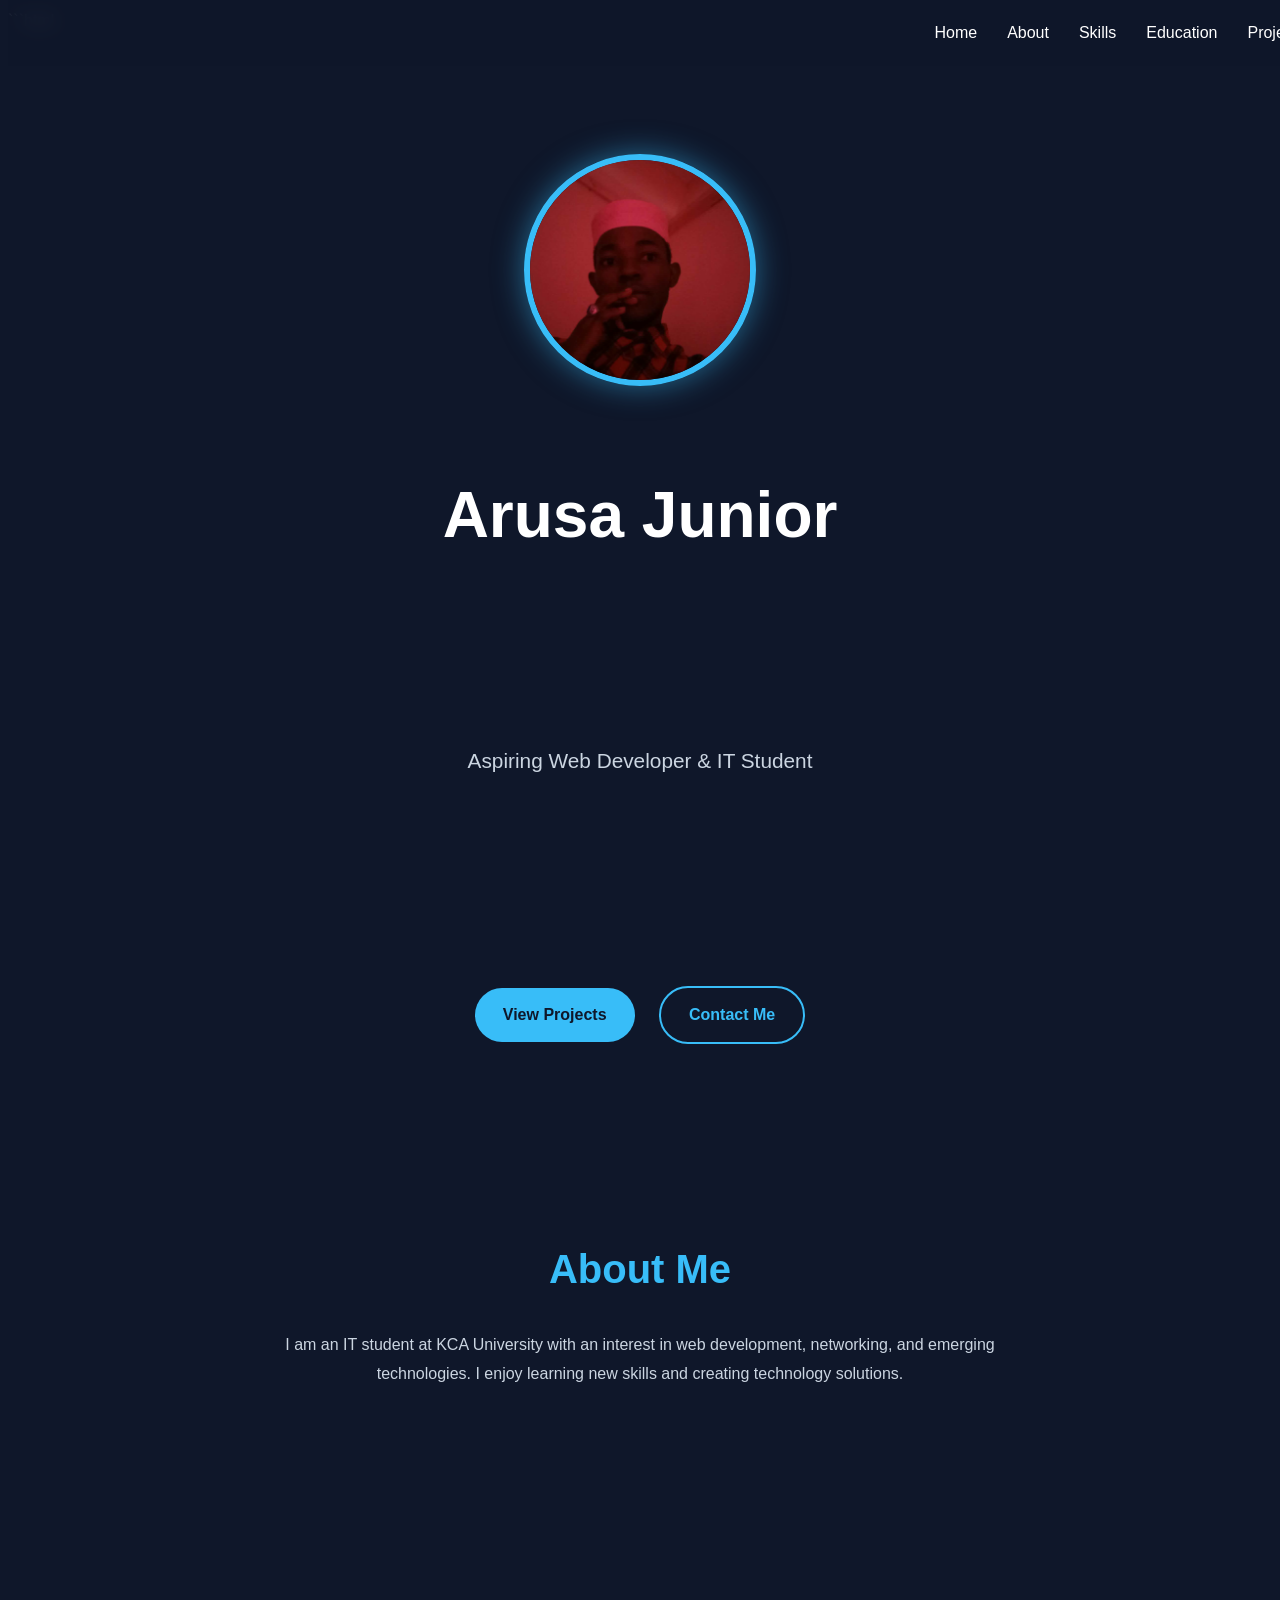
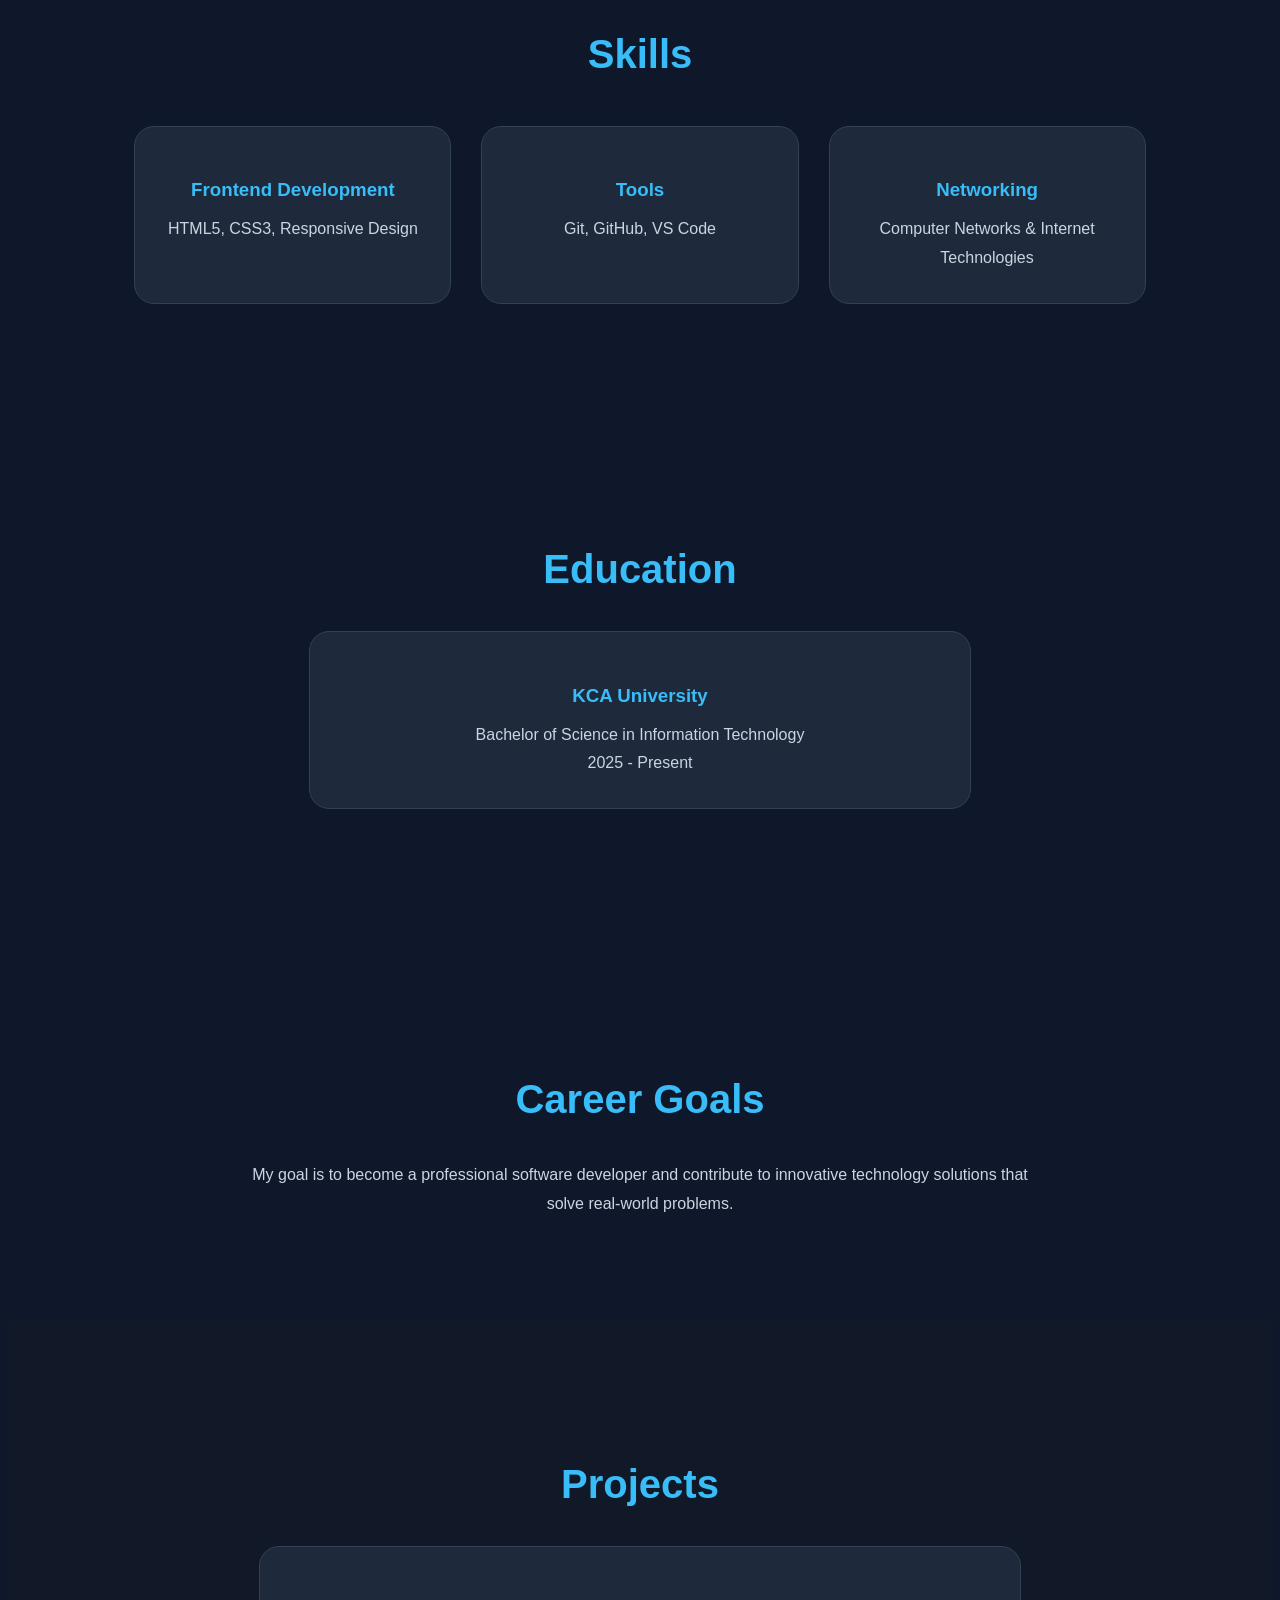
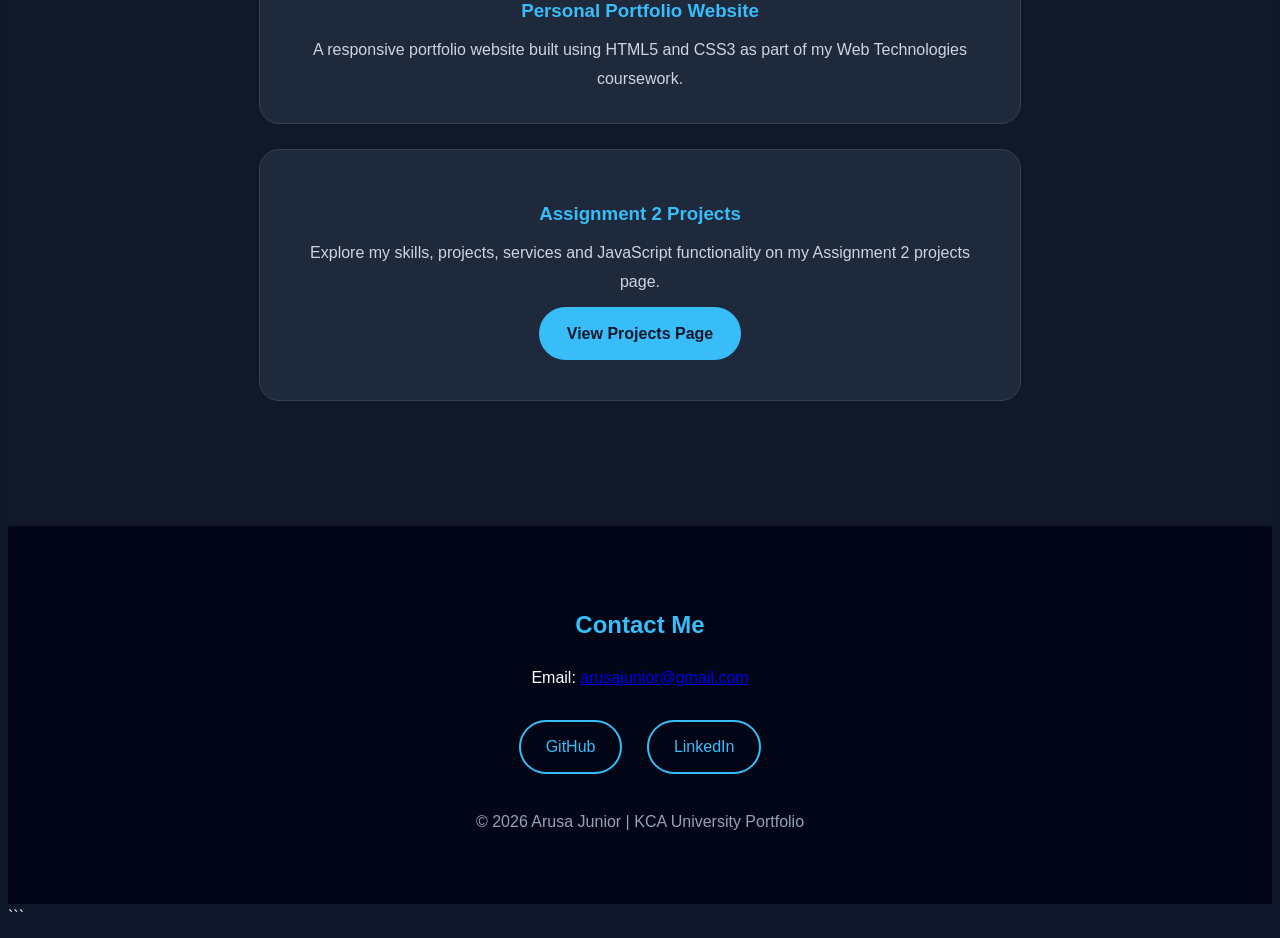
<file: index.html>
```html
<!DOCTYPE html>
<html lang="en">

<head>
    <meta charset="UTF-8">
    <meta name="viewport" content="width=device-width, initial-scale=1.0">

    <title>Arusa Junior Portfolio</title>

    <link rel="stylesheet" href="style.css">
</head>

<body>

<header>
    <ul>
        <li><a href="#home">Home</a></li>
        <li><a href="#about">About</a></li>
        <li><a href="#skills">Skills</a></li>
        <li><a href="#education">Education</a></li>

        <!-- UPDATED: Projects now opens projects.html -->
        <li><a href="projects.html">Projects</a></li>

        <li><a href="#contact">Contact</a></li>
    </ul>
</header>


<main>

    <!-- ================= HOME ================= -->

    <section id="home">

        <img src="profile.jpeg" alt="Arusa Junior" loading="lazy">

        <h1>Arusa Junior</h1>

        <p>
            Aspiring Web Developer & IT Student
        </p>

        <div class="hero-buttons">

            <!-- UPDATED: View Projects opens Assignment 2 page -->
            <a href="projects.html" class="btn">
                View Projects
            </a>

            <a href="#contact" class="btn btn-outline">
                Contact Me
            </a>

        </div>

    </section>


    <!-- ================= ABOUT ================= -->

    <section id="about">

        <h2>About Me</h2>

        <p>
            I am an IT student at KCA University with an interest in
            web development, networking, and emerging technologies.
            I enjoy learning new skills and creating technology solutions.
        </p>

    </section>


    <!-- ================= SKILLS ================= -->

    <section id="skills">

        <h2>Skills</h2>

        <div class="skills-container">

            <div class="skill-card">

                <h3>Frontend Development</h3>

                <p>
                    HTML5, CSS3, Responsive Design
                </p>

            </div>


            <div class="skill-card">

                <h3>Tools</h3>

                <p>
                    Git, GitHub, VS Code
                </p>

            </div>


            <div class="skill-card">

                <h3>Networking</h3>

                <p>
                    Computer Networks & Internet Technologies
                </p>

            </div>

        </div>

    </section>


    <!-- ================= EDUCATION ================= -->

    <section id="education">

        <h2>Education</h2>

        <div class="project-card">

            <h3>KCA University</h3>

            <p>
                Bachelor of Science in Information Technology
            </p>

            <p>
                2025 - Present
            </p>

        </div>

    </section>


    <!-- ================= CAREER GOALS ================= -->

    <section id="goals">

        <h2>Career Goals</h2>

        <p>
            My goal is to become a professional software developer
            and contribute to innovative technology solutions that
            solve real-world problems.
        </p>

    </section>


    <!-- ================= PROJECTS ================= -->

    <section id="projects">

        <h2>Projects</h2>

        <div class="project-card">

            <h3>Personal Portfolio Website</h3>

            <p>
                A responsive portfolio website built using HTML5
                and CSS3 as part of my Web Technologies coursework.
            </p>

        </div>


        <div class="project-card">

            <h3>Assignment 2 Projects</h3>

            <p>
                Explore my skills, projects, services and JavaScript
                functionality on my Assignment 2 projects page.
            </p>

            <!-- NEW LINK TO PROJECTS PAGE -->
            <a href="projects.html" class="btn">
                View Projects Page
            </a>

        </div>

    </section>

</main>


<!-- ================= CONTACT ================= -->

<footer id="contact">

    <h2>Contact Me</h2>

    <p>
        Email:
        <a href="mailto:arusajunior@gmail.com">
            arusajunior@gmail.com
        </a>
    </p>

    <div class="social-links">

        <a
            href="https://github.com/arusajunior7-code"
            target="_blank"
            rel="noopener noreferrer">
            GitHub
        </a>

        <a
            href="https://www.linkedin.com/in/arusa-junior-366900439"
            target="_blank"
            rel="noopener noreferrer">
            LinkedIn
        </a>

    </div>


    <p class="copyright">
        © 2026 Arusa Junior | KCA University Portfolio
    </p>

</footer>

</body>
</html>
```
</file>
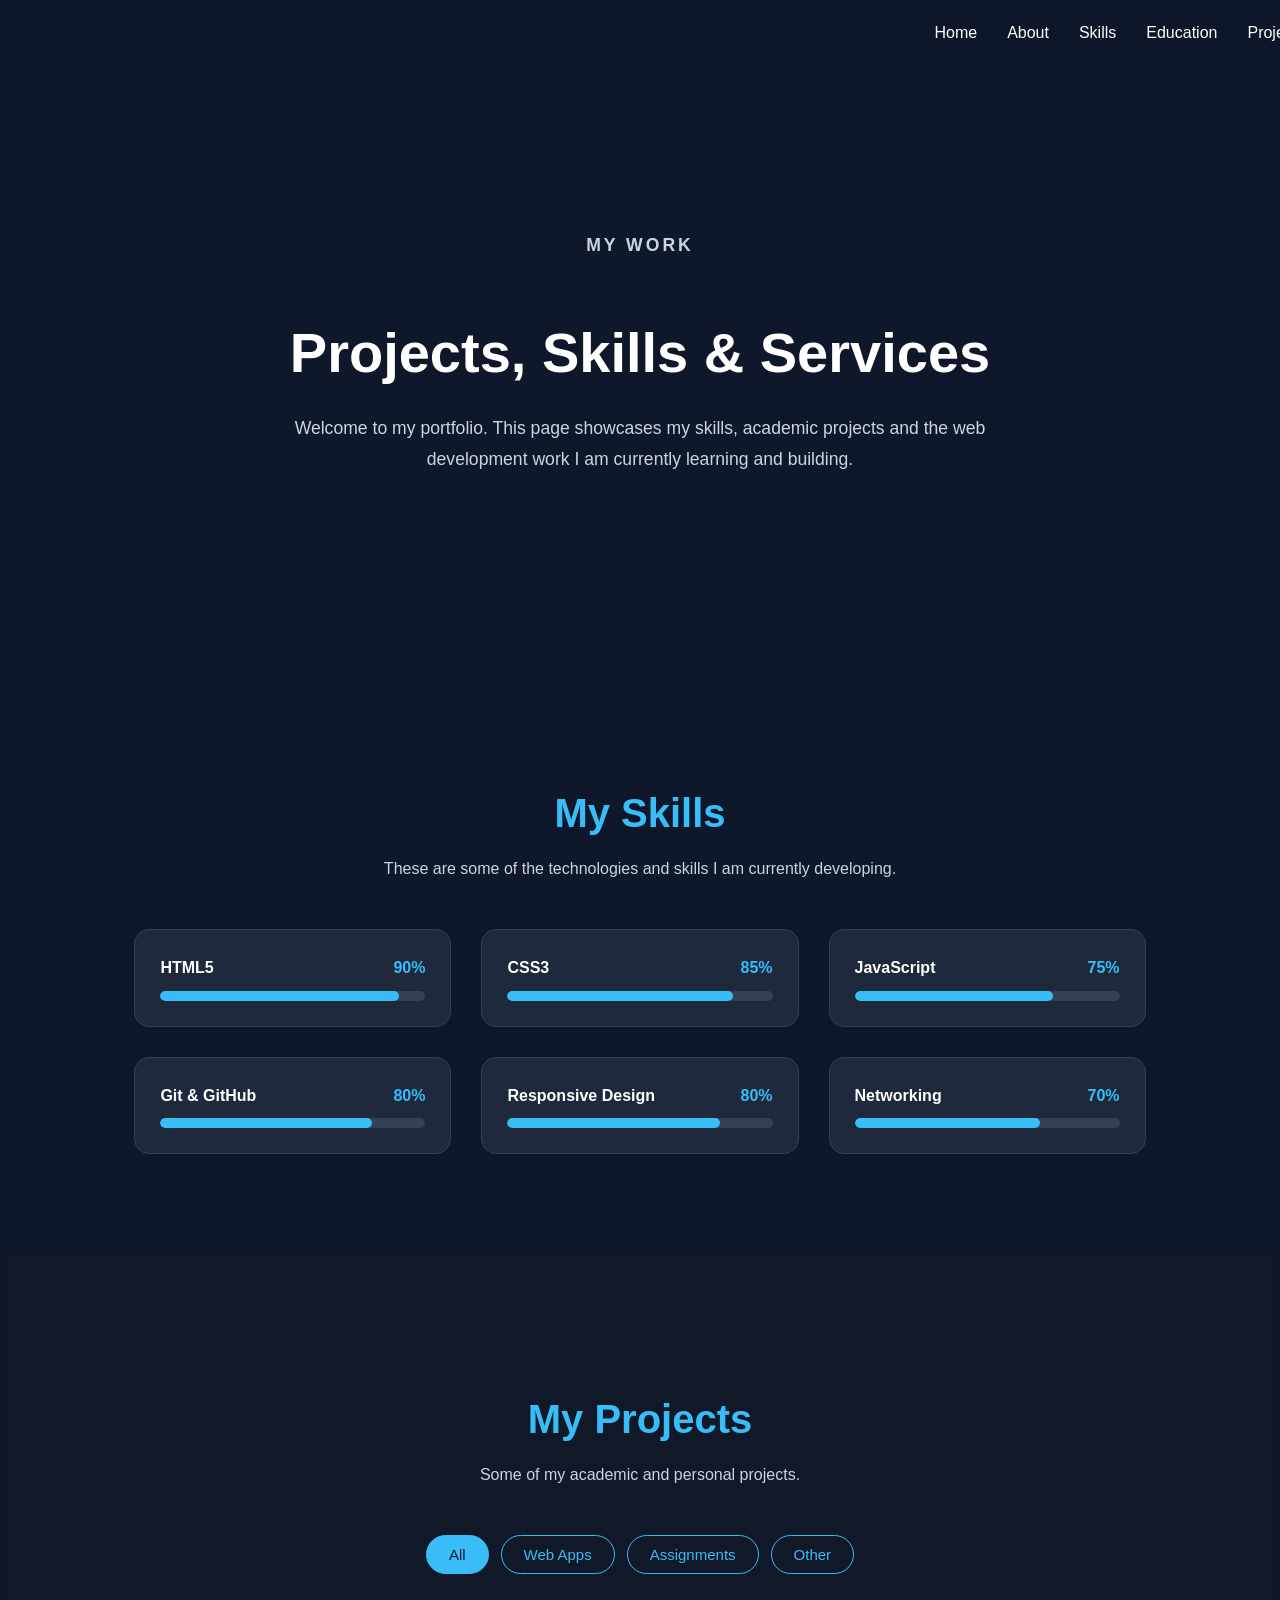
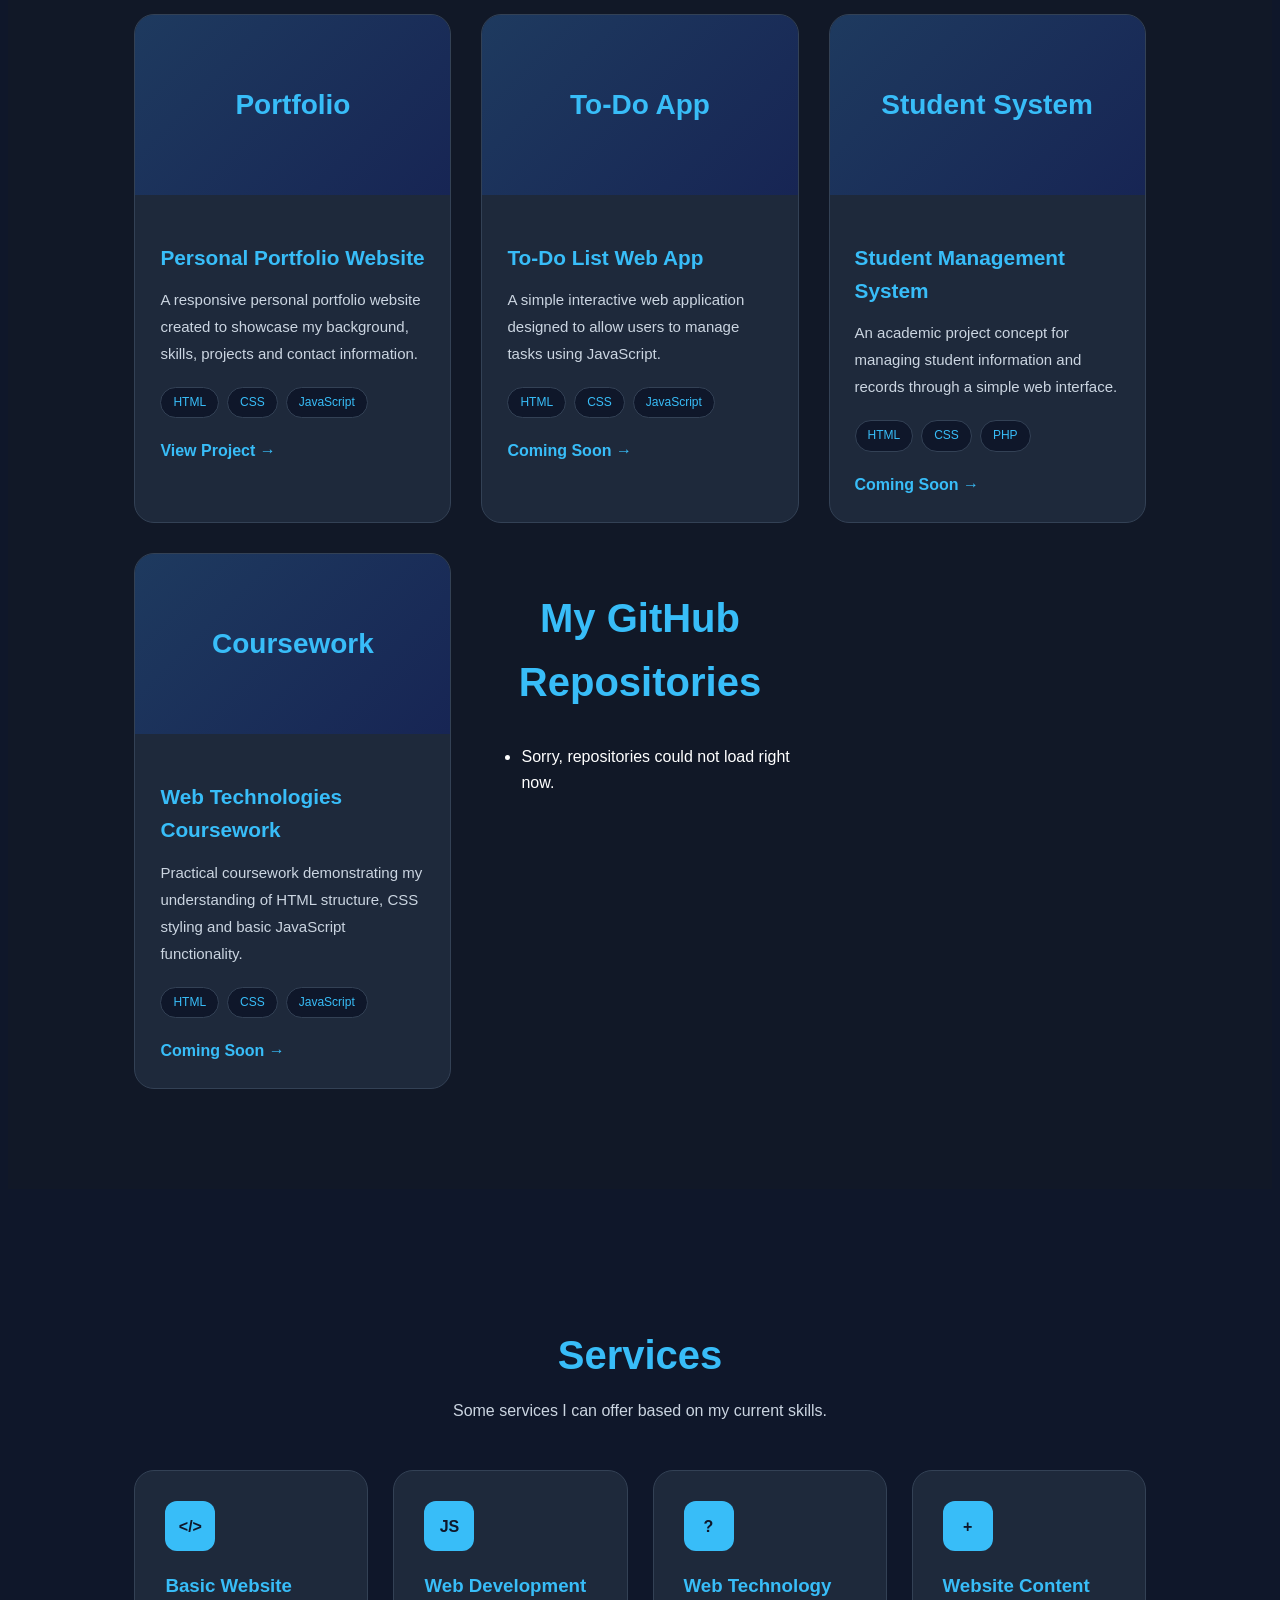
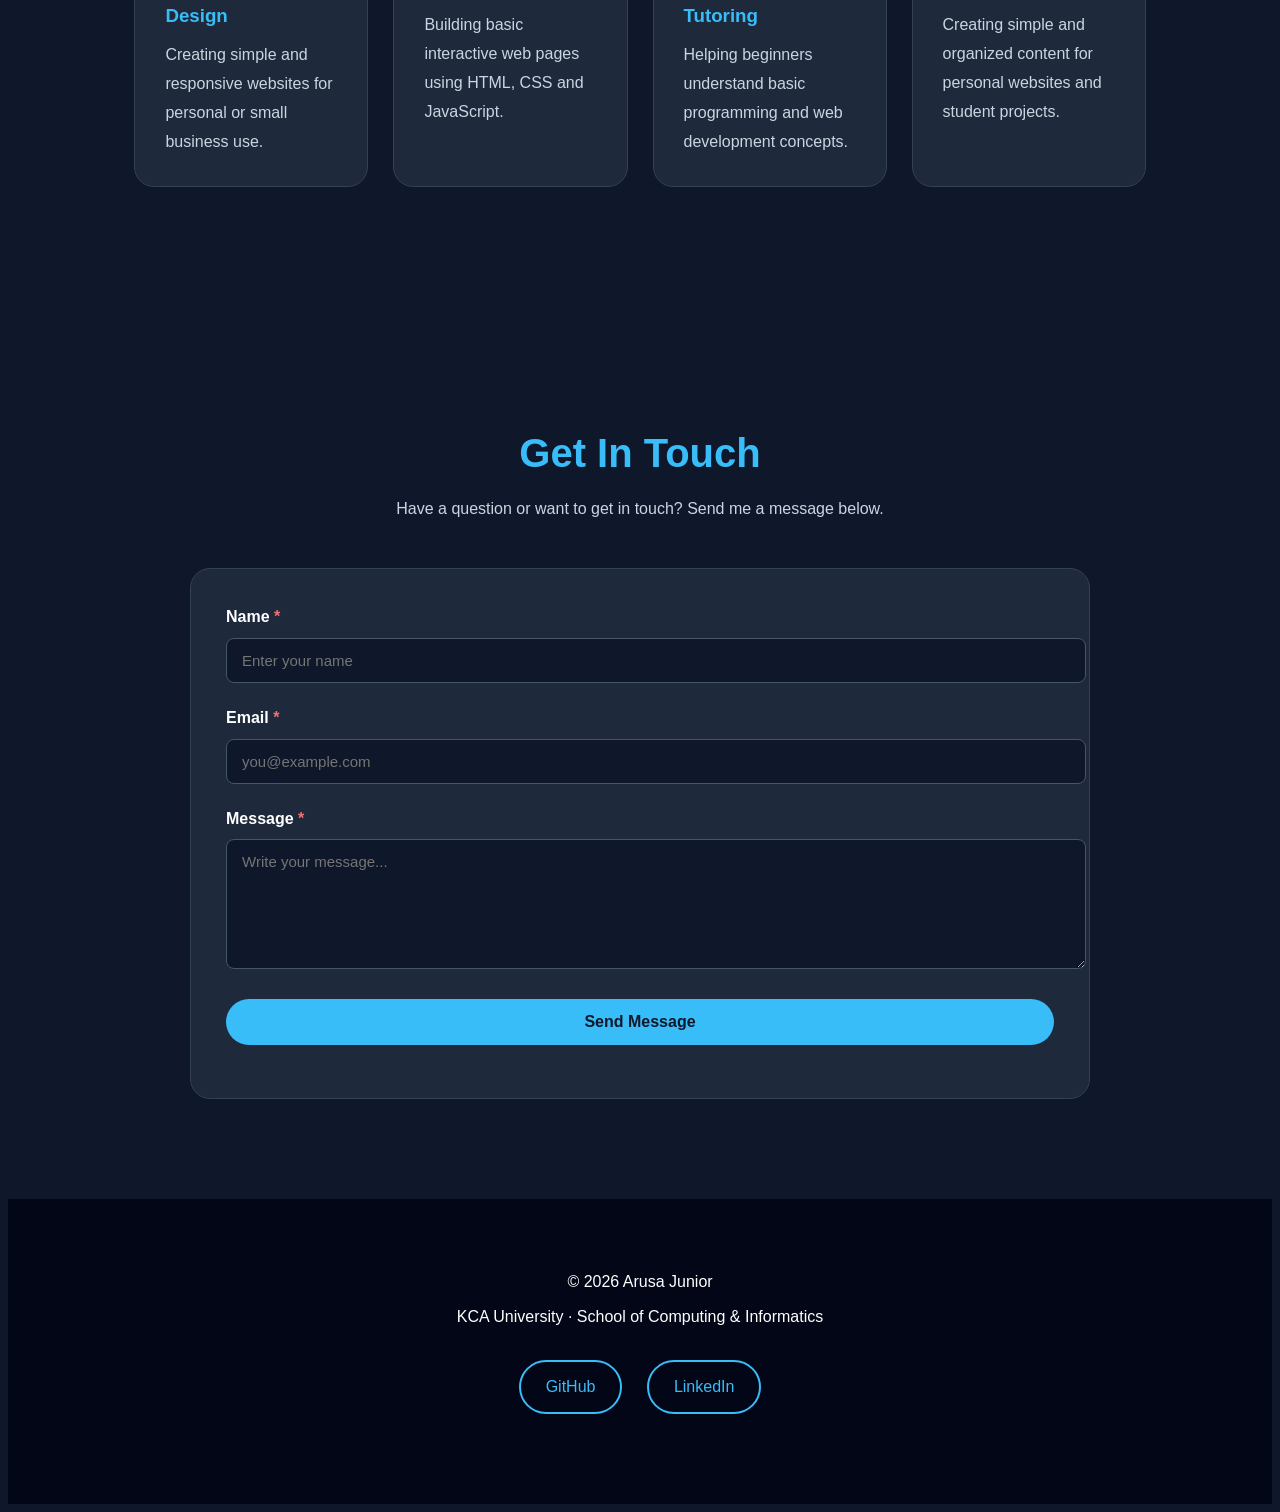
<file: projects.html>
<!DOCTYPE html>
<html lang="en">
<head>
    <meta charset="UTF-8">
    <meta name="viewport" content="width=device-width, initial-scale=1.0">

    <title>Projects | Arusa Junior</title>

    <link rel="stylesheet" href="style.css">
</head>

<body>

    <!-- ================= NAVIGATION ================= -->
    <header>
        <ul>
            <li><a href="index.html#home">Home</a></li>
            <li><a href="index.html#about">About</a></li>
            <li><a href="index.html#skills">Skills</a></li>
            <li><a href="index.html#education">Education</a></li>
            <li><a href="projects.html" class="active">Projects</a></li>
            <li><a href="#contact">Contact</a></li>
        </ul>
    </header>


    <main>

        <!-- ================= HERO ================= -->
        <section class="projects-hero">

            <div class="hero-content">

                <p class="small-title">MY WORK</p>

                <h1>Projects, Skills & Services</h1>

                <p>
                    Welcome to my portfolio. This page showcases my skills,
                    academic projects and the web development work I am
                    currently learning and building.
                </p>

            </div>

        </section>


        <!-- ================= SKILLS ================= -->
        <section id="skills" class="section">

            <div class="section-heading">

                <h2>My Skills</h2>

                <p>
                    These are some of the technologies and skills I am
                    currently developing.
                </p>

            </div>


            <div class="skills-container">

                <!-- Skill 1 -->
                <div class="skill">

                    <div class="skill-info">
                        <span>HTML5</span>
                        <span>90%</span>
                    </div>

                    <div class="progress">
                        <div class="progress-bar" style="width: 90%;"></div>
                    </div>

                </div>


                <!-- Skill 2 -->
                <div class="skill">

                    <div class="skill-info">
                        <span>CSS3</span>
                        <span>85%</span>
                    </div>

                    <div class="progress">
                        <div class="progress-bar" style="width: 85%;"></div>
                    </div>

                </div>


                <!-- Skill 3 -->
                <div class="skill">

                    <div class="skill-info">
                        <span>JavaScript</span>
                        <span>75%</span>
                    </div>

                    <div class="progress">
                        <div class="progress-bar" style="width: 75%;"></div>
                    </div>

                </div>


                <!-- Skill 4 -->
                <div class="skill">

                    <div class="skill-info">
                        <span>Git & GitHub</span>
                        <span>80%</span>
                    </div>

                    <div class="progress">
                        <div class="progress-bar" style="width: 80%;"></div>
                    </div>

                </div>


                <!-- Skill 5 -->
                <div class="skill">

                    <div class="skill-info">
                        <span>Responsive Design</span>
                        <span>80%</span>
                    </div>

                    <div class="progress">
                        <div class="progress-bar" style="width: 80%;"></div>
                    </div>

                </div>


                <!-- Skill 6 -->
                <div class="skill">

                    <div class="skill-info">
                        <span>Networking</span>
                        <span>70%</span>
                    </div>

                    <div class="progress">
                        <div class="progress-bar" style="width: 70%;"></div>
                    </div>

                </div>

            </div>

        </section>


        <!-- ================= PROJECTS ================= -->
        <section id="projects" class="section projects-section">

            <div class="section-heading">

                <h2>My Projects</h2>

                <p>
                    Some of my academic and personal projects.
                </p>

            </div>


            <!-- FILTER BUTTONS -->
            <div class="filter-buttons">

                <button
                    type="button"
                    class="filter-btn active"
                    data-filter="all">
                    All
                </button>

                <button
                    type="button"
                    class="filter-btn"
                    data-filter="web">
                    Web Apps
                </button>

                <button
                    type="button"
                    class="filter-btn"
                    data-filter="assignment">
                    Assignments
                </button>

                <button
                    type="button"
                    class="filter-btn"
                    data-filter="other">
                    Other
                </button>

            </div>


            <!-- PROJECT CARDS -->
            <div class="projects-container">


                <!-- PROJECT 1 -->
                <article class="project-card" data-category="web">

                    <div class="project-image">

                        <div class="placeholder">
                            Portfolio
                        </div>

                    </div>


                    <div class="project-content">

                        <h3>Personal Portfolio Website</h3>

                        <p>
                            A responsive personal portfolio website created
                            to showcase my background, skills, projects and
                            contact information.
                        </p>


                        <div class="technologies">

                            <span>HTML</span>
                            <span>CSS</span>
                            <span>JavaScript</span>

                        </div>


                        <a
                            href="index.html"
                            class="project-link">
                            View Project →
                        </a>

                    </div>

                </article>


                <!-- PROJECT 2 -->
                <article class="project-card" data-category="web">

                    <div class="project-image">

                        <div class="placeholder">
                            To-Do App
                        </div>

                    </div>


                    <div class="project-content">

                        <h3>To-Do List Web App</h3>

                        <p>
                            A simple interactive web application designed
                            to allow users to manage tasks using
                            JavaScript.
                        </p>


                        <div class="technologies">

                            <span>HTML</span>
                            <span>CSS</span>
                            <span>JavaScript</span>

                        </div>


                        <a
                            href="#"
                            class="project-link"
                            onclick="return false;">
                            Coming Soon →
                        </a>

                    </div>

                </article>


                <!-- PROJECT 3 -->
                <article class="project-card" data-category="assignment">

                    <div class="project-image">

                        <div class="placeholder">
                            Student System
                        </div>

                    </div>


                    <div class="project-content">

                        <h3>Student Management System</h3>

                        <p>
                            An academic project concept for managing student
                            information and records through a simple
                            web interface.
                        </p>


                        <div class="technologies">

                            <span>HTML</span>
                            <span>CSS</span>
                            <span>PHP</span>

                        </div>


                        <a
                            href="#"
                            class="project-link"
                            onclick="return false;">
                            Coming Soon →
                        </a>

                    </div>

                </article>


                <!-- PROJECT 4 -->
                <article class="project-card" data-category="other">

                    <div class="project-image">

                        <div class="placeholder">
                            Coursework
                        </div>

                    </div>


                    <div class="project-content">

                        <h3>Web Technologies Coursework</h3>

                        <p>
                            Practical coursework demonstrating my
                            understanding of HTML structure, CSS styling
                            and basic JavaScript functionality.
                        </p>


                        <div class="technologies">

                            <span>HTML</span>
                            <span>CSS</span>
                            <span>JavaScript</span>

                        </div>


                        <a
                            href="#"
                            class="project-link"
                            onclick="return false;">
                            Coming Soon →
                        </a>

                    </div>

                </article>
                <div id="projects">
                     <h2>My GitHub Repositories</h2>
                     <ul id="repo-list">
                           <li id="status">Loading...</li>
                     </ul>
                </div>
            </div>

        </section>


        <!-- ================= SERVICES ================= -->
        <section id="services" class="section services-section">

            <div class="section-heading">

                <h2>Services</h2>

                <p>
                    Some services I can offer based on my current skills.
                </p>

            </div>


            <div class="services-container">


                <!-- SERVICE 1 -->
                <div class="service-card">

                    <div class="service-icon">
                        &lt;/&gt;
                    </div>

                    <h3>Basic Website Design</h3>

                    <p>
                        Creating simple and responsive websites for
                        personal or small business use.
                    </p>

                </div>


                <!-- SERVICE 2 -->
                <div class="service-card">

                    <div class="service-icon">
                        JS
                    </div>

                    <h3>Web Development</h3>

                    <p>
                        Building basic interactive web pages using HTML,
                        CSS and JavaScript.
                    </p>

                </div>


                <!-- SERVICE 3 -->
                <div class="service-card">

                    <div class="service-icon">
                        ?
                    </div>

                    <h3>Web Technology Tutoring</h3>

                    <p>
                        Helping beginners understand basic programming
                        and web development concepts.
                    </p>

                </div>


                <!-- SERVICE 4 -->
                <div class="service-card">

                    <div class="service-icon">
                        +
                    </div>

                    <h3>Website Content</h3>

                    <p>
                        Creating simple and organized content for personal
                        websites and student projects.
                    </p>

                </div>

            </div>

        </section>


        <!-- ================= CONTACT ================= -->
        <section id="contact" class="section contact-section">

            <div class="section-heading">

                <h2>Get In Touch</h2>

                <p>
                    Have a question or want to get in touch?
                    Send me a message below.
                </p>

            </div>


            <form
                id="contactForm"
                class="contact-form"
                novalidate>


                <!-- NAME -->
                <div class="form-group">

                    <label for="name">
                        Name <span>*</span>
                    </label>

                    <input
                        type="text"
                        id="name"
                        name="name"
                        placeholder="Enter your name"
                        required>

                    <small id="nameError"></small>

                </div>


                <!-- EMAIL -->
                <div class="form-group">

                    <label for="email">
                        Email <span>*</span>
                    </label>

                    <input
                        type="email"
                        id="email"
                        name="email"
                        placeholder="you@example.com"
                        required>

                    <small id="emailError"></small>

                </div>


                <!-- MESSAGE -->
                <div class="form-group">

                    <label for="message">
                        Message <span>*</span>
                    </label>

                    <textarea
                        id="message"
                        name="message"
                        rows="6"
                        placeholder="Write your message..."
                        required></textarea>

                    <small id="messageError"></small>

                </div>


                <button
                    type="submit"
                    class="submit-btn">
                    Send Message
                </button>


                <p id="successMessage"></p>

            </form>

        </section>

    </main>


    <!-- ================= FOOTER ================= -->
    <footer>

        <p>
            © 2026 Arusa Junior
        </p>

        <p>
            KCA University · School of Computing & Informatics
        </p>

        <div class="social-links">

            <a
                href="https://github.com/arusajunior7-code"
                target="_blank"
                rel="noopener noreferrer">
                GitHub
            </a>

            <a
                href="https://www.linkedin.com/in/arusa-junior-366900439"
                target="_blank"
                rel="noopener noreferrer">
                LinkedIn
            </a>

        </div>

    </footer>


    <!-- ================= JAVASCRIPT ================= -->
    <script src="script.js"></script>

</body>
</html>
</file>
<file: style.css>
```css
/* =====================================================
   ARUSA JUNIOR PORTFOLIO
   Assignment 1 + Assignment 2
   ===================================================== */


/* ================= GENERAL ================= */

* {
    margin: 0;
    padding: 0;
    box-sizing: border-box;
    scroll-behavior: smooth;
}

body {
    font-family: 'Poppins', Arial, sans-serif;
    background: #0f172a;
    color: white;
    line-height: 1.6;
}

html {
    scroll-behavior: smooth;
}


/* ================= NAVIGATION ================= */

header {
    position: fixed;
    top: 0;
    width: 100%;
    z-index: 1000;

    display: flex;
    justify-content: flex-end;
    align-items: center;

    padding: 20px 8%;

    background: rgba(15, 23, 42, 0.9);
    backdrop-filter: blur(10px);
}

header ul {
    display: flex;
    list-style: none;
    gap: 30px;

    margin: 0;
    padding: 0;
}

header ul li a {
    text-decoration: none;
    color: white;

    font-size: 16px;
    font-weight: 500;

    transition: 0.3s;
}

header ul li a:hover {
    color: #38bdf8;
}


/* ================= HERO ================= */

#home {
    min-height: 100vh;

    display: flex;
    flex-direction: column;
    justify-content: center;
    align-items: center;

    text-align: center;

    padding: 120px 20px 50px;

    background:
        linear-gradient(
            rgba(15, 23, 42, 0.85),
            rgba(15, 23, 42, 0.85)
        ),
        url("https://images.unsplash.com/photo-1516321318423-f06f85e504b3?auto=format&fit=crop&w=1500&q=80");

    background-size: cover;
    background-position: center;
}

#home img {
    width: 220px;
    height: 220px;

    border-radius: 50%;
    object-fit: cover;

    border: 6px solid #38bdf8;

    box-shadow: 0 0 30px rgba(56, 189, 248, 0.5);

    margin-bottom: 25px;
}

#home h1 {
    font-size: 4rem;
    margin-bottom: 10px;
}

#home p {
    font-size: 1.3rem;
    color: #cbd5e1;
}


/* ================= HERO BUTTONS ================= */

.hero-buttons {
    margin-top: 30px;
}

.btn {
    display: inline-block;

    padding: 14px 28px;
    margin: 10px;

    background: #38bdf8;
    color: #0f172a;

    text-decoration: none;

    border-radius: 50px;

    font-weight: 600;

    transition: 0.3s;
}

.btn:hover {
    transform: translateY(-3px);

    box-shadow:
        0 8px 20px rgba(56, 189, 248, 0.4);
}

.btn-outline {
    background: transparent;
    color: #38bdf8;

    border: 2px solid #38bdf8;
}

.btn-outline:hover {
    background: #38bdf8;
    color: #0f172a;
}


/* ================= GENERAL SECTIONS ================= */

section {
    padding: 100px 10%;
}

section h2 {
    text-align: center;

    font-size: 2.5rem;

    margin-bottom: 30px;

    color: #38bdf8;
}

section p {
    max-width: 800px;

    margin: auto;

    text-align: center;

    color: #cbd5e1;

    line-height: 1.8;
}


/* ================= ABOUT ================= */

#about,
#skills,
#education,
#projects,
#goals {
    scroll-margin-top: 100px;
}


/* ================= SKILLS - ASSIGNMENT 1 ================= */

.skills-container {
    display: grid;

    grid-template-columns:
        repeat(auto-fit, minmax(250px, 1fr));

    gap: 25px;

    margin-top: 40px;
}

.skill-card {
    background: #1e293b;

    padding: 30px;

    border-radius: 20px;

    border: 1px solid #334155;

    text-align: center;

    transition: 0.4s;
}

.skill-card:hover {
    transform: translateY(-10px);

    box-shadow:
        0 10px 30px rgba(56, 189, 248, 0.3);
}

.skill-card h3 {
    color: #38bdf8;
    margin-bottom: 10px;
}


/* ================= EDUCATION ================= */

#education .project-card {
    max-width: 600px;
}


/* ================= ASSIGNMENT 1 PROJECT CARDS ================= */

#projects {
    background: #111827;
}

.project-card {
    background: #1e293b;

    padding: 30px;

    border-radius: 20px;

    margin: 25px auto;

    max-width: 700px;

    text-align: center;

    transition: 0.4s;

    border: 1px solid #334155;
}

.project-card:hover {
    transform: translateY(-10px);

    box-shadow:
        0 10px 30px rgba(56, 189, 248, 0.3);
}

.project-card h3 {
    color: #38bdf8;

    margin-bottom: 10px;
}


/* =====================================================
   ASSIGNMENT 2 - PROJECTS PAGE
   ===================================================== */


/* ================= PROJECTS PAGE HERO ================= */

.projects-hero {
    min-height: 450px;

    display: flex;
    align-items: center;

    padding: 120px 10% 70px;

    background:
        linear-gradient(
            rgba(15, 23, 42, 0.88),
            rgba(15, 23, 42, 0.88)
        ),
        url("https://images.unsplash.com/photo-1516321318423-f06f85e504b3?auto=format&fit=crop&w=1500&q=80");

    background-size: cover;
    background-position: center;

    color: white;
}

.hero-content {
    max-width: 900px;
    margin: auto;

    text-align: center;
}

.small-title {
    color: #38bdf8;

    font-weight: bold;

    letter-spacing: 3px;

    margin-bottom: 10px;
}

.hero-content h1 {
    font-size: 3.5rem;

    margin-bottom: 15px;
}

.hero-content p {
    color: #cbd5e1;

    font-size: 1.1rem;

    max-width: 700px;
}


/* ================= ASSIGNMENT 2 SECTIONS ================= */

.section {
    padding: 100px 10%;

    max-width: 1200px;

    margin: auto;
}

.section-heading {
    margin-bottom: 45px;

    text-align: center;
}

.section-heading h2 {
    color: #38bdf8;

    font-size: 2.5rem;

    margin-bottom: 10px;
}

.section-heading p {
    color: #cbd5e1;

    max-width: 700px;

    margin: auto;
}


/* ================= ASSIGNMENT 2 SKILLS ================= */

#skills .skills-container {
    display: grid;

    grid-template-columns:
        repeat(auto-fit, minmax(300px, 1fr));

    gap: 30px;

    margin-top: 40px;
}

.skill {
    background: #1e293b;

    padding: 25px;

    border-radius: 15px;

    border: 1px solid #334155;
}

.skill-info {
    display: flex;

    justify-content: space-between;

    margin-bottom: 10px;

    font-weight: 600;
}

.skill-info span:last-child {
    color: #38bdf8;
}

.progress {
    width: 100%;

    height: 10px;

    background: #334155;

    border-radius: 20px;

    overflow: hidden;
}

.progress-bar {
    height: 100%;

    background: #38bdf8;

    border-radius: 20px;

    transition: width 0.8s ease;
}


/* ================= PROJECT FILTER ================= */

.projects-section {
    max-width: none;

    background: #111827;
}

.filter-buttons {
    display: flex;

    justify-content: center;

    flex-wrap: wrap;

    gap: 12px;

    margin-bottom: 40px;
}

.filter-btn {
    padding: 10px 22px;

    border: 1px solid #38bdf8;

    border-radius: 50px;

    background: transparent;

    color: #38bdf8;

    cursor: pointer;

    font-family: inherit;

    font-size: 15px;

    transition: 0.3s;
}

.filter-btn:hover,
.filter-btn.active {
    background: #38bdf8;

    color: #0f172a;
}


/* ================= ASSIGNMENT 2 PROJECT CARDS ================= */

.projects-container {
    display: grid;

    grid-template-columns:
        repeat(auto-fit, minmax(280px, 1fr));

    gap: 30px;

    max-width: 1200px;

    margin: auto;
}

.projects-container .project-card {
    margin: 0;

    max-width: none;

    padding: 0;

    background: #1e293b;

    overflow: hidden;

    text-align: left;

    border-radius: 20px;

    border: 1px solid #334155;
}

.projects-container .project-card:hover {
    transform: translateY(-8px);

    box-shadow:
        0 10px 30px rgba(56, 189, 248, 0.25);
}


/* Project image */

.project-image {
    height: 180px;

    display: flex;

    align-items: center;

    justify-content: center;

    background:
        linear-gradient(
            135deg,
            #1e3a5f,
            #172554
        );
}

.placeholder {
    color: #38bdf8;

    font-size: 28px;

    font-weight: 700;
}


/* Project content */

.project-content {
    padding: 25px;
}

.project-content h3 {
    color: #38bdf8;

    font-size: 1.3rem;

    margin-bottom: 12px;
}

.project-content p {
    color: #cbd5e1;

    text-align: left;

    margin: 0 0 20px;

    font-size: 15px;
}


/* Technology tags */

.technologies {
    display: flex;

    flex-wrap: wrap;

    gap: 8px;

    margin-bottom: 20px;
}

.technologies span {
    padding: 5px 12px;

    background: #0f172a;

    color: #38bdf8;

    border: 1px solid #334155;

    border-radius: 50px;

    font-size: 12px;
}


/* Project links */

.project-link {
    color: #38bdf8;

    text-decoration: none;

    font-weight: 600;
}

.project-link:hover {
    text-decoration: underline;
}


/* JavaScript filter */

.project-card.hidden {
    display: none;
}


/* ================= SERVICES ================= */

.services-section {
    max-width: none;

    background: #0f172a;
}

.services-container {
    max-width: 1200px;

    margin: auto;

    display: grid;

    grid-template-columns:
        repeat(auto-fit, minmax(230px, 1fr));

    gap: 25px;
}

.service-card {
    background: #1e293b;

    padding: 30px;

    border-radius: 20px;

    border: 1px solid #334155;

    transition: 0.3s;
}

.service-card:hover {
    transform: translateY(-8px);

    box-shadow:
        0 10px 30px rgba(56, 189, 248, 0.25);
}

.service-icon {
    width: 50px;

    height: 50px;

    display: flex;

    align-items: center;

    justify-content: center;

    background: #38bdf8;

    color: #0f172a;

    border-radius: 12px;

    font-weight: bold;

    margin-bottom: 20px;
}

.service-card h3 {
    color: #38bdf8;

    margin-bottom: 10px;
}

.service-card p {
    text-align: left;

    color: #cbd5e1;

    margin: 0;
}


/* ================= CONTACT FORM ================= */

.contact-section {
    max-width: 900px;

    margin: auto;
}

.contact-form {
    background: #1e293b;

    padding: 35px;

    border-radius: 20px;

    border: 1px solid #334155;
}

.form-group {
    margin-bottom: 22px;
}

.form-group label {
    display: block;

    margin-bottom: 8px;

    font-weight: 600;

    color: white;
}

.form-group label span {
    color: #f87171;
}

.form-group input,
.form-group textarea {
    width: 100%;

    padding: 13px 15px;

    border: 1px solid #475569;

    border-radius: 8px;

    background: #0f172a;

    color: white;

    font-family: inherit;

    font-size: 15px;

    outline: none;
}

.form-group input:focus,
.form-group textarea:focus {
    border-color: #38bdf8;

    box-shadow:
        0 0 0 2px rgba(56, 189, 248, 0.15);
}

.form-group input.error,
.form-group textarea.error {
    border-color: #f87171;
}

.form-group small {
    display: block;

    margin-top: 6px;

    color: #f87171;
}

.submit-btn {
    width: 100%;

    padding: 14px;

    border: none;

    border-radius: 50px;

    background: #38bdf8;

    color: #0f172a;

    font-family: inherit;

    font-size: 16px;

    font-weight: 700;

    cursor: pointer;

    transition: 0.3s;
}

.submit-btn:hover {
    transform: translateY(-2px);

    box-shadow:
        0 8px 20px rgba(56, 189, 248, 0.35);
}

#successMessage {
    margin-top: 18px;

    text-align: center;

    color: #4ade80;

    font-weight: 600;
}


/* ================= FOOTER ================= */

footer {
    background: #020617;

    text-align: center;

    padding: 60px 20px;
}

footer h2 {
    color: #38bdf8;

    margin-bottom: 20px;
}

footer p {
    margin: 10px 0;
}

.social-links {
    margin: 20px 0;
}

.social-links a {
    display: inline-block;

    margin: 10px;

    padding: 12px 25px;

    border: 2px solid #38bdf8;

    border-radius: 50px;

    color: #38bdf8;

    text-decoration: none;

    transition: 0.3s;
}

.social-links a:hover {
    background: #38bdf8;

    color: #0f172a;
}

.copyright {
    color: #94a3b8;

    margin-top: 25px;
}


/* ================= RESPONSIVE DESIGN ================= */

@media (max-width: 768px) {

    header {
        flex-direction: column;

        gap: 15px;

        padding: 15px 20px;
    }

    header ul {
        flex-direction: column;

        gap: 12px;

        text-align: center;
    }

    #home h1 {
        font-size: 2.5rem;
    }

    #home p {
        font-size: 1rem;
    }

    #home img {
        width: 170px;

        height: 170px;
    }

    section {
        padding: 80px 20px;
    }

    .projects-hero {
        padding: 140px 20px 70px;
    }

    .hero-content h1 {
        font-size: 2.5rem;
    }

    .section-heading h2 {
        font-size: 2rem;
    }

    .projects-container {
        grid-template-columns: 1fr;
    }

    #skills .skills-container {
        grid-template-columns: 1fr;
    }

    .services-container {
        grid-template-columns: 1fr;
    }

    .filter-buttons {
        gap: 8px;
    }

    .filter-btn {
        padding: 8px 16px;
    }

}
```
</file>
